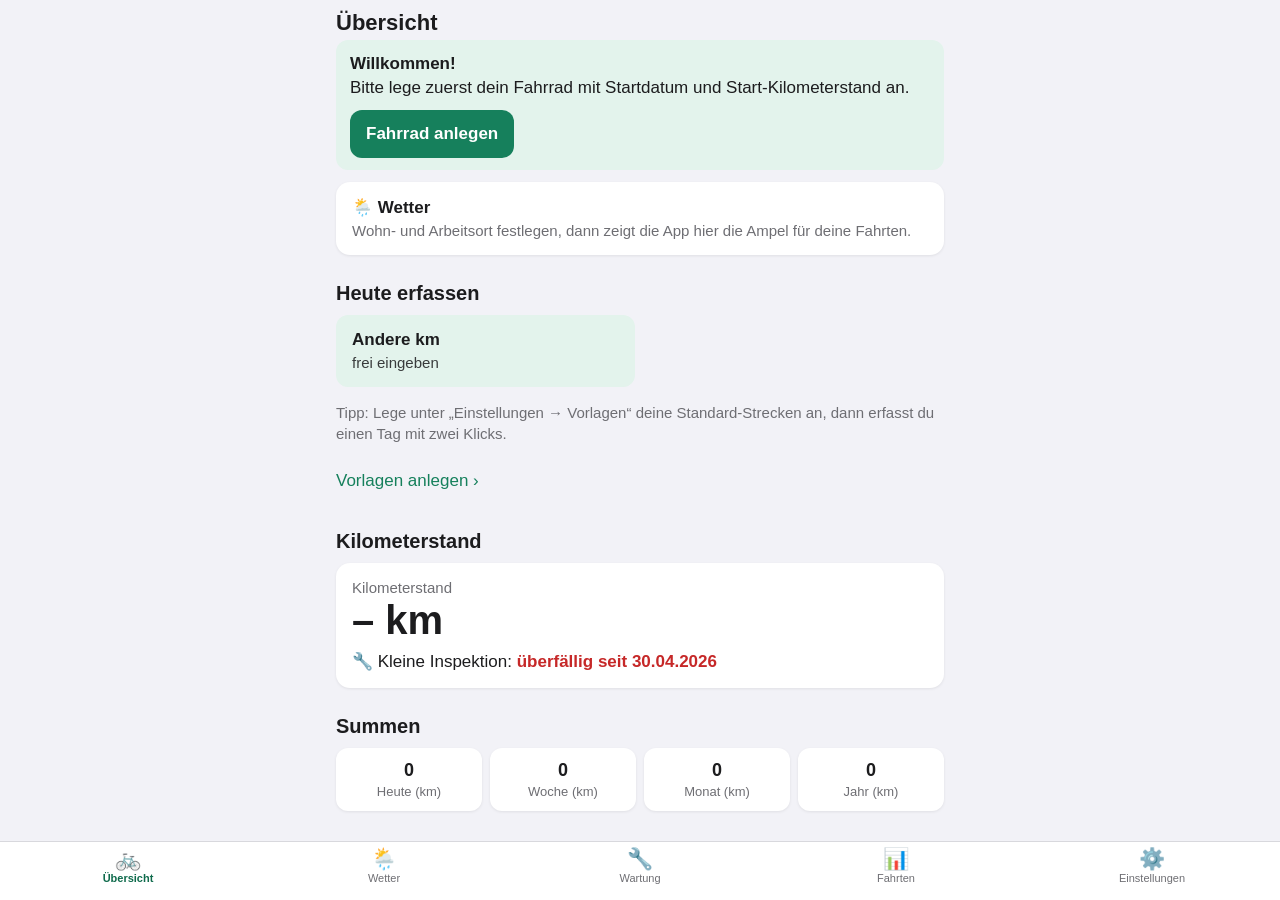
<file: index.html>
<!DOCTYPE html>
<html lang="de">
<head>
<meta charset="utf-8">
<meta name="viewport" content="width=device-width, initial-scale=1, viewport-fit=cover">
<title>Rad-km</title>

<!-- Einstellungen, damit die Seite auf dem iPhone wie eine App vom Home-Bildschirm startet -->
<meta name="apple-mobile-web-app-capable" content="yes">
<meta name="mobile-web-app-capable" content="yes">
<meta name="apple-mobile-web-app-title" content="Rad-km">
<meta name="apple-mobile-web-app-status-bar-style" content="black-translucent">
<meta name="color-scheme" content="light dark">
<meta name="theme-color" content="#f2f2f7" media="(prefers-color-scheme: light)">
<meta name="theme-color" content="#000000" media="(prefers-color-scheme: dark)">
<meta name="format-detection" content="telephone=no">
<link rel="apple-touch-icon" href="[data-uri]">
<link rel="icon" type="image/png" href="[data-uri]">

<link rel="stylesheet" href="css/app.css">
</head>
<body>

<header><h1 id="seitentitel">Übersicht</h1></header>
<main id="inhalt"></main>

<nav>
  <button type="button" data-action="tab" data-tab="uebersicht"><span class="ico">🚲</span>Übersicht</button>
  <button type="button" data-action="tab" data-tab="wetter"><span class="ico">🌦️</span>Wetter</button>
  <button type="button" data-action="tab" data-tab="wartung"><span class="ico">🔧</span>Wartung</button>
  <button type="button" data-action="tab" data-tab="fahrten"><span class="ico">📊</span>Fahrten</button>
  <button type="button" data-action="tab" data-tab="einstellungen"><span class="ico">⚙️</span>Einstellungen</button>
</nav>

<dialog id="fenster"><div class="fensterinhalt" id="fensterinhalt"></div></dialog>
<dialog id="frage"><div class="fensterinhalt" id="frageinhalt"></div></dialog>
<div id="toast" role="status" aria-live="polite"><span id="toast-text"></span><button type="button" id="toast-knopf" data-action="rueckgaengig" hidden>Rückgängig</button></div>
<input type="file" id="importdatei" accept="application/json,.json" hidden>
<input type="file" id="pruefdatei" accept="application/json,.json" hidden>

<script src="js/grundlagen.js"></script>
<script src="js/daten.js"></script>
<script src="js/berechnungen.js"></script>
<script src="js/statistik.js"></script>
<script src="js/wartung.js"></script>
<script src="js/kalender.js"></script>
<script src="js/wetter.js"></script>
<script src="js/fahrtag.js"></script>
<script src="js/abwesenheit.js"></script>
<script src="js/gefuehlt.js"></script>
<script src="js/orte.js"></script>
<script src="js/oberflaeche.js"></script>
<script src="js/uebersicht.js"></script>
<script src="js/wetter-ansicht.js"></script>
<script src="js/wartung-ansicht.js"></script>
<script src="js/einstellungen.js"></script>
<script src="js/sicherung.js"></script>
<script src="js/bedienung.js"></script>
<script src="js/start.js"></script>
</body>
</html>
</file>
<file: css/app.css>
/* Rad-km · Aussehen (Farben als Variablen in :root, Dunkelmodus tauscht nur diese) */
/* =====================================================================
   AUSSEHEN (CSS)
   Farben stehen als Variablen oben. Für den Dunkelmodus werden nur die
   Variablen ausgetauscht – das Betriebssystem entscheidet, welcher gilt.
   ===================================================================== */
:root {
  --bg: #f2f2f7;
  --karte: #ffffff;
  --text: #1c1c1e;
  --text2: #6e6e73;
  --linie: #d8d8dd;
  --akzent: #16805c;
  --akzent-text: #ffffff;
  --akzent-hell: #e3f3ec;
  --rot: #c62828;
  --rot-hell: #fdecea;
  --orange: #b25e00;
  --orange-hell: #fff3e0;
  --feld: #ffffff;
  --schatten: 0 1px 3px rgba(0,0,0,.08);
  /* Diagramm: laufendes Jahr hervorgehoben, Vorjahr zurückgenommen (geprüft auf Farbsehschwächen) */
  --diagramm-jahr: #16805c;
  --diagramm-vorjahr: #8e8e93;
  /* Aktiver Reiter: dunkleres Grün, Kontrast mind. 4,5:1 auf Weiß */
  --reiter-aktiv: #0f6b4c;
  /* Ampel der Fahrten (immer mit Farbwort daneben) und Stufen der amtlichen Warnungen */
  --ampel-gruen: #1e9e6a;
  --ampel-gelb: #e5b000;
  --ampel-rot: #d32f2f;
  --warnstufe-1: #e5c100;
  --warnstufe-2: #f08c00;
  --warnstufe-3: #d32f2f;
  --warnstufe-4: #8e24aa;
  /* Windpfeile je Teilstrecke: Gegenwind, von vorn/der Seite, von hinten (Kontrast mind. 3:1 zur Karte) */
  --wind-gegen: #c62828;
  --wind-seite: #b25e00;
  --wind-ruecken: #16805c;
  /* Rückmeldung je Körperbereich (ab 5g): Fläche, Schrift, Rand je Zustand */
  --rm-leer-bg: #ececf0;
  --rm-leer-text: #48484a;
  --rm-leer-rand: #8a8a8e;
  --rm-passte-bg: #d9f2e6;
  --rm-passte-text: #0b5c3f;
  --rm-passte-rand: #16805c;
  --rm-kalt-bg: #dde9fb;
  --rm-kalt-text: #0b4a8f;
  --rm-kalt-rand: #1f6fd1;
  --rm-warm-bg: #ffe8d1;
  --rm-warm-text: #8a4500;
  --rm-warm-rand: #c66a00;
  /* Reiterleiste (B11): Höhe der Reiter und wie viel der Home-Zone unten frei
     bleibt. Frei bleibt safe-area-inset-bottom minus --home-abzug, mindestens
     8 px: 14px ergibt 20 pt am iPhone 13 mini (34 pt Home-Zone), 8px ergibt 26 pt. */
  --reiter-hoehe: 50px;
  --home-abzug: 14px;
  --home-frei: max(calc(env(safe-area-inset-bottom) - var(--home-abzug)), 8px);
}
@media (prefers-color-scheme: dark) {
  :root {
    --bg: #000000;
    --karte: #1c1c1e;
    --text: #f2f2f7;
    --text2: #a1a1a6;
    --linie: #3a3a3c;
    --akzent: #34c38f;
    --akzent-text: #04261a;
    --akzent-hell: #12352a;
    --rot: #ff6b6b;
    --rot-hell: #3b1414;
    --orange: #ffb547;
    --orange-hell: #3a2a0f;
    --feld: #2c2c2e;
    --schatten: none;
    --diagramm-jahr: #34c38f;
    --diagramm-vorjahr: #6e6e73;
    --reiter-aktiv: #34c38f;
    --ampel-gruen: #34c38f;
    --ampel-gelb: #ffd60a;
    --ampel-rot: #ff5c5c;
    --warnstufe-1: #ffd60a;
    --warnstufe-2: #ff9f0a;
    --warnstufe-3: #ff5c5c;
    --warnstufe-4: #c77dff;
    --wind-gegen: #ff6b6b;
    --wind-seite: #ffb547;
    --wind-ruecken: #34c38f;
    --rm-leer-bg: #2c2c2e;
    --rm-leer-text: #d1d1d6;
    --rm-leer-rand: #8e8e93;
    --rm-passte-bg: #12352a;
    --rm-passte-text: #8be8c0;
    --rm-passte-rand: #34c38f;
    --rm-kalt-bg: #0f2a4d;
    --rm-kalt-text: #a8ceff;
    --rm-kalt-rand: #4a9bff;
    --rm-warm-bg: #3a2a0f;
    --rm-warm-text: #ffc98a;
    --rm-warm-rand: #ff9f0a;
  }
}

* { box-sizing: border-box; }
/* Seitenaufbau (B3): Die Seite hat genau die Höhe des Bildschirms und scrollt
   selbst nie. Überschrift, Inhalt und Reiterleiste stehen untereinander; nur der
   Inhalt (main) scrollt. Die Reiterleiste ist damit nicht fest positioniert
   (kein position: fixed) und kann nicht mit dem sichtbaren Bereich verrutschen,
   z. B. nach dem Schließen der Tastatur (WebKit-Fehler 297779). */
html { -webkit-text-size-adjust: 100%; height: 100%; overscroll-behavior: none; }
body {
  margin: 0;
  height: 100vh; height: 100dvh;
  display: flex; flex-direction: column;
  overflow: hidden; overscroll-behavior: none;
  position: relative;
  background: var(--bg);
  color: var(--text);
  font: 17px/1.4 -apple-system, BlinkMacSystemFont, "Segoe UI", Roboto, sans-serif;
  -webkit-tap-highlight-color: transparent;
}

header {
  flex: none;
  background: var(--bg);
  padding: calc(env(safe-area-inset-top) + 10px) max(16px, calc((100% - 608px) / 2)) 4px;
}
/* Seitentitel (B11): 22 px mit Zeilenhöhe 1,2, auch auf den Unterseiten */
header h1 { margin: 0; font-size: 22px; line-height: 1.2; }

/* Der einzige Scrollbereich; der Inhalt bleibt höchstens 640 px breit und mittig */
main {
  flex: 1 1 auto; min-height: 0;
  overflow-x: hidden; overflow-y: auto; -webkit-overflow-scrolling: touch; overscroll-behavior: contain;
  padding: 0 max(16px, calc((100% - 608px) / 2)) 24px;
}

h2 { font-size: 20px; margin: 24px 0 8px; }
h3 { font-size: 17px; margin: 0 0 4px; }

.karte {
  background: var(--karte);
  border-radius: 14px;
  padding: 14px 16px;
  margin-bottom: 12px;
  box-shadow: var(--schatten);
}
.klein { font-size: 15px; color: var(--text2); }
.zentriert { text-align: center; }

/* Große Kilometerstand-Anzeige */
.stand-zahl { font-size: 40px; font-weight: 700; line-height: 1.1; font-variant-numeric: tabular-nums; }

/* Hinweise / Warnungen */
.hinweis { border-radius: 12px; padding: 12px 14px; margin-bottom: 12px; }
.hinweis.warn { background: var(--orange-hell); color: var(--orange); }
.hinweis.fehler { background: var(--rot-hell); color: var(--rot); }
.hinweis.info { background: var(--akzent-hell); color: var(--text); }
.hinweis button { margin-top: 10px; }
.hinweis button:not(.primaer) { background: var(--karte); }

.status-rot { color: var(--rot); font-weight: 600; }
.status-orange { color: var(--orange); font-weight: 600; }
.status-gruen { color: var(--akzent); font-weight: 600; }

/* Schaltflächen */
button, .knopf {
  font: inherit;
  min-height: 48px;
  padding: 10px 16px;
  border-radius: 12px;
  border: none;
  background: var(--akzent-hell);
  color: var(--text);
  font-weight: 600;
  cursor: pointer;
  touch-action: manipulation;
}
button.primaer { background: var(--akzent); color: var(--akzent-text); }
button.gefahr { background: var(--rot-hell); color: var(--rot); }
button.leise { background: transparent; color: var(--akzent); }
button.voll { width: 100%; }
button:active { opacity: .7; }
button:disabled { opacity: .4; }
.knopfreihe { display: flex; gap: 8px; flex-wrap: wrap; margin-top: 12px; }
.knopfreihe > button, .knopfreihe > .knopf { flex: 1 1 auto; }
/* Link, der wie eine Schaltfläche aussieht ("In Karten zeigen") */
a.knopf { display: flex; align-items: center; justify-content: center; box-sizing: border-box; text-decoration: none; text-align: center; }
a.knopf.voll { width: 100%; }
a.knopf:active { opacity: .7; }
a.knopf[aria-disabled="true"] { opacity: .4; pointer-events: none; }

/* Vorlagen-Schnellerfassung */
.schnell { display: grid; grid-template-columns: 1fr 1fr; gap: 10px; }
.schnell button { min-height: 72px; text-align: left; display: flex; flex-direction: column; justify-content: center; }
.schnell .km { font-weight: 400; font-size: 15px; opacity: .85; }

/* Summen-Kacheln */
.summen { display: grid; grid-template-columns: repeat(4, 1fr); gap: 8px; }
.summe { background: var(--karte); border-radius: 12px; padding: 10px 6px; text-align: center; box-shadow: var(--schatten); }
.summe .wert { font-weight: 700; font-size: 18px; font-variant-numeric: tabular-nums; }
.summe .titel { font-size: 13px; color: var(--text2); }

/* Listen */
.liste { background: var(--karte); border-radius: 14px; overflow: hidden; box-shadow: var(--schatten); }
.zeile { display: flex; align-items: center; gap: 8px; border-bottom: 1px solid var(--linie); }
.zeile:last-child { border-bottom: none; }
.zeile .inhalt {
  flex: 1; min-width: 0;
  background: none; border-radius: 0; text-align: left; font-weight: 400;
  padding: 10px 0 10px 16px; display: flex; gap: 10px; align-items: center;
}
.zeile .inhalt .text { flex: 1; min-width: 0; }
.zeile .inhalt .text > div { overflow: hidden; text-overflow: ellipsis; white-space: nowrap; }
.zeile .inhalt .text > div.umbrechen { white-space: normal; }
.zeile .zahl { font-weight: 700; font-variant-numeric: tabular-nums; white-space: nowrap; }
.zeile .symbol { background: none; min-width: 48px; padding: 0; color: var(--text2); font-size: 20px; }
.zeile .pfeile { display: flex; }
.leer { padding: 16px; color: var(--text2); text-align: center; }

.zeile.gruppe .inhalt .titel { font-weight: 600; }
/* Aufklapp-Pfeil: › zu, ⌄ (gedreht) offen; in der Textfarbe für guten Kontrast */
.chevron {
  width: 22px; height: 22px; flex: none;
  fill: none; stroke: currentColor; stroke-width: 2.75; stroke-linecap: round; stroke-linejoin: round;
  color: var(--text); transition: transform .15s ease;
}
[aria-expanded="true"] > .chevron { transform: rotate(90deg); }

/* Fortschritt zum Jahresziel; der Strich markiert das zeitanteilige Soll */
.balken { position: relative; height: 12px; border-radius: 99px; background: var(--linie); margin: 8px 0; overflow: hidden; }
.balken-ist { height: 100%; border-radius: 99px; background: var(--akzent); }
.balken-soll { position: absolute; top: 0; bottom: 0; width: 3px; margin-left: -1px; background: var(--text); }

/* Einträge mit 0 km ("keine Fahrt") dezent */
.zeile.keine-fahrt .inhalt { color: var(--text2); }
.zeile.keine-fahrt .zahl { font-weight: 400; }

/* Fahrtage ohne Eintrag (Startseite) */
.luecke { display: flex; align-items: center; gap: 8px; margin-top: 8px; }
.luecke span { flex: 1; font-weight: 600; }
.hinweis .luecke button { margin-top: 0; min-height: 44px; padding: 8px 12px; }

/* Auswahl der Fahrtage (Einstellungen) */
.fahrtage { display: grid; grid-template-columns: repeat(7, 1fr); gap: 4px; }
label.fahrtag { margin: 0; display: flex; flex-direction: column; align-items: center; gap: 6px; color: var(--text); font-size: 15px; }
.fahrtag input { width: 26px; height: 26px; min-height: 26px; margin: 0; -webkit-appearance: checkbox; appearance: auto; }

/* Statistik: Diagramm, Legende, Tabellen */
.legende { display: flex; gap: 16px; font-size: 15px; color: var(--text2); margin-bottom: 6px; }
.legende span { display: inline-flex; align-items: center; gap: 6px; }
.farbe { display: inline-block; width: 12px; height: 12px; border-radius: 3px; }
.farbe.jahr, .diagramm .jahr { background: var(--diagramm-jahr); fill: var(--diagramm-jahr); }
.farbe.vorjahr, .diagramm .vorjahr { background: var(--diagramm-vorjahr); fill: var(--diagramm-vorjahr); }
.diagramm { display: block; width: 100%; height: auto; }
.diagramm .gitter { stroke: var(--linie); stroke-width: 1; }
.diagramm text { fill: var(--text2); font-size: 11px; font-variant-numeric: tabular-nums; }
.diagramm .gewaehlt { fill: var(--akzent-hell); }
.diagramm .treffer { fill: transparent; cursor: pointer; }
.monatswert { min-height: 44px; margin-top: 6px; }
.tabelle { width: 100%; border-collapse: collapse; font-size: 15px; font-variant-numeric: tabular-nums; }
.tabelle th { font-weight: 600; color: var(--text2); font-size: 13px; text-align: right; padding: 4px 3px; vertical-align: bottom; }
.tabelle td { text-align: right; padding: 7px 3px; border-top: 1px solid var(--linie); }
.tabelle th:first-child, .tabelle td:first-child { text-align: left; }
.tabelle tr.summe-zeile td { font-weight: 700; }
.aufklappen { background: none; border-radius: 0; width: 100%; padding: 10px 0 0; display: flex; gap: 8px; align-items: center; font-weight: 600; }

/* Wetter: Ampel, Kachel, Zeitleiste der Abfahrt, Warnungen */
.ampel { display: inline-block; width: 14px; height: 14px; border-radius: 50%; vertical-align: -2px; margin-right: 5px; flex: none; }
.ampel.gruen, .slot.gruen { background: var(--ampel-gruen); }
.ampel.gelb, .slot.gelb { background: var(--ampel-gelb); }
.ampel.rot, .slot.rot { background: var(--ampel-rot); }
.ampelzeile { margin: 4px 0 2px; }
/* Sonnenauf- bzw. -untergang einer Fahrt mit Hinweis auf Dunkelheit */
.sonne { margin-top: 6px; }
/* Wind je Teilstrecke unter der Zeile 🧭 (nicht eingerückt): Name und dahinter
   ein farbiger Pfeil; die Pfeile stehen untereinander hinter dem längsten Namen */
.wind-teile { display: grid; grid-template-columns: auto auto; justify-content: start; align-items: center; column-gap: 10px; row-gap: 2px; margin-top: 2px; }
.wind-name { min-width: 0; overflow-wrap: anywhere; }
.wind-pfeil { display: block; width: 24px; height: 24px; fill: none; stroke: currentColor; stroke-width: 2.6; stroke-linecap: round; stroke-linejoin: round; }
.wind-pfeil.gegen { color: var(--wind-gegen); }
.wind-pfeil.seite { color: var(--wind-seite); }
.wind-pfeil.ruecken { color: var(--wind-ruecken); }
.wind-pfeil.schwach { opacity: .5; }
/* Nicht aktuelle oder vergangene Daten zurückgenommen */
.veraltet .ampel, .veraltet .slot { opacity: .45; }
.veraltet > :not(h3) { color: var(--text2); }
.wetter-kachel { display: block; width: 100%; text-align: left; font-weight: 400; color: var(--text); }
.wetter-kachel:not(.primaer) { background: var(--karte); }
/* Kachel: nächster Fahrtag in einer Zeile („Mo 23.11. (vorläufig) · Hin ● grün · Rück ● gelb“) */
.kachel-zeile { margin-bottom: 2px; }
.kachel-ampel { font-weight: 600; white-space: nowrap; }
/* Vorbeigegangene Fahrt: eingeklappt als „vorbei ›“; aufgeklappt mit Kopf zum Zuklappen */
.fahrt-vorbei { display: block; width: 100%; text-align: left; font-weight: 400; color: var(--text); background: var(--karte); }
.fahrt-vorbei .klein { color: var(--text2); }
h3 .fahrt-kopf { padding: 0; min-height: 44px; font: inherit; color: var(--text); text-align: left; }
/* Verschobene Abfahrt („Abfahrt heute 18:30 statt 16:00 · zurücksetzen“) */
.verschoben { margin: 2px 0 6px; font-weight: 500; }
button.link { background: transparent; color: var(--akzent); padding: 0 2px; min-height: 0; font-weight: 500; text-decoration: underline; }
.zeitleiste { display: flex; gap: 2px; margin-top: 10px; }
.zeitleiste .slot { flex: 1; height: 16px; border-radius: 3px; }
.slot.leer { background: var(--linie); }
.slot.beste { box-shadow: inset 0 0 0 2px var(--text); }
.zeitachse { display: flex; justify-content: space-between; font-size: 12px; color: var(--text2); font-variant-numeric: tabular-nums; margin-bottom: 4px; }
.warnung { border-left: 4px solid var(--warnstufe-1); padding: 4px 0 4px 10px; margin: 10px 0; }
.warnung.stufe-2 { border-color: var(--warnstufe-2); }
.warnung.stufe-3 { border-color: var(--warnstufe-3); }
.warnung.stufe-4 { border-color: var(--warnstufe-4); }
/* Rückmeldung zur Kleidung je Körperbereich (B18, ab 5g): „✓ Alles passte“, darunter
   sechs Felder in drei Spalten (3×2 auf 375 pt). Der Zustand steht als Symbol und Text
   im Feld, die Farbe kommt dazu; „keine Angabe“ mit gestricheltem Rand. */
.rueckmeldung { margin: 6px 0 8px; }
.rueckmeldung .rm-alle { width: 100%; min-height: 44px; padding: 8px 12px; }
.rueckmeldung .rm-alle[aria-pressed="true"] { background: var(--rm-passte-bg); color: var(--rm-passte-text); box-shadow: inset 0 0 0 2px var(--rm-passte-rand); }
.rm-felder { display: grid; grid-template-columns: repeat(3, 1fr); gap: 6px; margin: 6px 0 4px; }
.rm-feld { min-height: 60px; padding: 4px 2px; display: flex; flex-direction: column; align-items: center; justify-content: center; gap: 1px;
  font-size: 15px; line-height: 1.2; border: 2px solid transparent; }
.rm-feld .rm-name { font-weight: 600; overflow-wrap: anywhere; }
.rm-feld .rm-symbol { font-size: 15px; min-height: 18px; }
.rm-feld .rm-zustand { font-size: 13px; font-weight: 500; }
.rm-feld[data-zustand="leer"] { background: var(--rm-leer-bg); color: var(--rm-leer-text); border: 1px dashed var(--rm-leer-rand); }
.rm-feld[data-zustand="passte"] { background: var(--rm-passte-bg); color: var(--rm-passte-text); border-color: var(--rm-passte-rand); }
.rm-feld[data-zustand="zu-kalt"] { background: var(--rm-kalt-bg); color: var(--rm-kalt-text); border-color: var(--rm-kalt-rand); }
.rm-feld[data-zustand="zu-warm"] { background: var(--rm-warm-bg); color: var(--rm-warm-text); border-color: var(--rm-warm-rand); }
.rm-gesamt { margin: 4px 0 6px; font-weight: 500; }
/* Abwesenheit (ab 5g): Hinweis unter der Überschrift des nächsten Fahrtags */
.abwesend { margin: -4px 0 6px; color: var(--text2); font-size: 15px; }
.rueckmeldung label { margin-top: 4px; }
/* Nur für VoiceOver (Ansage nach einem Tipp) */
.unsichtbar { position: absolute; width: 1px; height: 1px; overflow: hidden; clip: rect(0 0 0 0); white-space: nowrap; }
.kommentare { margin: 4px 0 8px; padding-left: 18px; }
.kommentare li { margin: 2px 0; overflow-wrap: anywhere; }
.eintrag-wetter { border-top: 1px solid var(--linie); padding: 8px 0; }
/* Kleidung je Körperbereich im Reiter Wetter */
.bereiche { display: grid; grid-template-columns: auto 1fr; gap: 2px 10px; margin: 2px 0 6px; }
.bereiche dt { color: var(--text2); font-size: 15px; }
.bereiche dd { margin: 0; }
/* Umschalter (z. B. „Stufe wählen nach“) */
.umschalter { display: flex; margin-top: 10px; border: 1px solid var(--linie); border-radius: 12px; overflow: hidden; }
.umschalter button { flex: 1 1 0; min-height: 44px; border-radius: 0; background: transparent; color: var(--text); font-weight: 500; font-size: 15px; padding: 8px 6px; }
.umschalter button + button { border-left: 1px solid var(--linie); }
.umschalter button.aktiv { background: var(--akzent); color: var(--akzent-text); font-weight: 600; }
/* Umschalter oben im Reiter Wetter: „Heute / Sa 21.11.“ | „Nächster / Mo 23.11.“ | „📍 Ort“, je zweizeilig (375 pt Breite) */
.wetter-auswahl { margin: 8px 0 4px; background: var(--karte); }
.wetter-auswahl button { display: flex; flex-direction: column; align-items: center; justify-content: center; padding: 6px 4px; line-height: 1.2; min-width: 0; }
.wetter-auswahl .auswahl-titel { max-width: 100%; overflow: hidden; text-overflow: ellipsis; white-space: nowrap; }
.wetter-auswahl .auswahl-datum { font-size: 13px; font-weight: 400; }
/* Umschalter oben in den Reitern Wartung und Fahrten */
.reiter-umschalter { margin: 8px 0 4px; background: var(--karte); }
/* Wege zu anderen Stellen („Alle Einträge ›“, „‹ Einstellungen“) */
button.weg { display: block; padding: 8px 0; min-height: 44px; text-align: left; font-weight: 500; }
button.zurueck { padding: 8px 0; min-height: 44px; margin-top: 4px; font-weight: 500; }
/* Kilometerstand auf der Übersicht: ganze Karte führt zur Wartung */
.stand-kachel { display: block; width: 100%; text-align: left; font-weight: 400; color: var(--text); }
.stand-kachel:not(.primaer) { background: var(--karte); }
/* Datensicherung auf der Übersicht: eine Zeile */
.sicherungszeile { display: flex; align-items: center; justify-content: space-between; gap: 8px; }
.sicherungszeile button { flex: 0 0 auto; }
input.kurzfeld { max-width: 140px; }
.verteilung-zeile { display: flex; align-items: center; gap: 8px; margin: 6px 0; flex-wrap: wrap; }
.verteilung-titel { width: 52px; font-size: 15px; }
.verteilung { flex: 1 1 120px; display: flex; gap: 2px; height: 12px; border-radius: 6px; overflow: hidden; }
.verteilung .gruen { background: var(--ampel-gruen); }
.verteilung .gelb { background: var(--ampel-gelb); }
.verteilung .rot { background: var(--ampel-rot); }
.suchzeile { display: flex; gap: 8px; }
.suchzeile input { flex: 1; min-width: 0; }
.suchzeile button { flex: none; }

/* Detailansicht (nur lesen) */
.details { margin: 0; }
.details dt { font-size: 15px; color: var(--text2); margin-top: 12px; }
.details dd { margin: 2px 0 0; overflow-wrap: anywhere; }
.umbrueche { white-space: pre-wrap; }

/* Werkstatt: Positionen und Vorschläge eines Auftrags, Mängel mit Knöpfen */
.positionen { margin-top: 10px; padding-top: 8px; border-top: 1px solid var(--linie); }
.position { margin: 6px 0; overflow-wrap: anywhere; }
.position-zeile { border-bottom: 1px solid var(--linie); padding: 4px 0 10px; }
.position-zeile .knopfreihe { margin-top: 4px; }
.position-zeile .knopfreihe button, .zeile.mit-knoepfen .knopfreihe button { min-height: 40px; padding: 6px 10px; font-size: 15px; }
.vorschlag { margin-top: 10px; padding: 10px 12px; border-radius: 10px; background: var(--akzent-hell); overflow-wrap: anywhere; }
.vorschlag button { display: block; margin-top: 8px; min-height: 40px; padding: 6px 12px; background: var(--karte); }
.zeile.mit-knoepfen { flex-direction: column; align-items: stretch; gap: 0; }
.zeile.mit-knoepfen .knopfreihe { margin: 0 12px 10px; }
/* Mängel und Positionen zum Abhaken im Formular „Erledigt eintragen“ */
.haken { display: flex; gap: 10px; align-items: flex-start; margin: 8px 0; color: var(--text); font-size: 17px; }
.haken-zeile { display: flex; gap: 4px; align-items: flex-start; }
.haken-zeile .haken { flex: 1; min-width: 0; }
.haken-zeile .entfernen { flex: none; min-height: 40px; min-width: 40px; padding: 0; font-size: 22px; line-height: 1; }
.suchzeile select { flex: 1; min-width: 0; }
.haken input { width: 24px; min-height: 24px; height: 24px; margin: 0; flex: none; -webkit-appearance: checkbox; appearance: auto; }

.abzeichen {
  display: inline-block; font-size: 12px; font-weight: 700;
  padding: 2px 8px; border-radius: 99px;
  background: var(--orange-hell); color: var(--orange);
  vertical-align: middle; margin-left: 4px;
}

/* Formulare */
label { display: block; font-size: 15px; color: var(--text2); margin: 14px 0 4px; }
input, select, textarea {
  font: inherit; font-size: 17px; /* ≥16px verhindert das automatische Zoomen auf dem iPhone */
  width: 100%;
  min-height: 48px;
  padding: 10px 12px;
  border: 1px solid var(--linie);
  border-radius: 10px;
  background: var(--feld);
  color: var(--text);
  -webkit-appearance: none; appearance: none;
}
input[type="date"], input[type="time"] { display: block; }
input:disabled { opacity: .45; }
input::-webkit-date-and-time-value { text-align: left; }
select {
  background-image: linear-gradient(45deg, transparent 50%, var(--text2) 50%), linear-gradient(135deg, var(--text2) 50%, transparent 50%);
  background-position: calc(100% - 20px) 50%, calc(100% - 14px) 50%;
  background-size: 6px 6px; background-repeat: no-repeat;
  padding-right: 36px;
}
textarea { min-height: 80px; resize: vertical; }
.feldhinweis { font-size: 14px; color: var(--text2); margin-top: 4px; }
.feldhinweis.warn { color: var(--orange); }

/* Fenster (Dialoge) */
dialog {
  border: none; padding: 0;
  width: calc(100% - 16px); max-width: 560px;
  max-height: calc(100% - env(safe-area-inset-top) - 24px);
  margin: calc(env(safe-area-inset-top) + 12px) auto auto;
  border-radius: 16px;
  background: var(--karte); color: var(--text);
  overflow: auto;
}
dialog::backdrop { background: rgba(0,0,0,.45); }
/* Fenster von unten („Heute später los“): unten angedockt, über der Home-Zone */
dialog.unten {
  margin: auto auto 0; width: 100%; max-width: 560px; border-radius: 16px 16px 0 0;
  max-height: calc(100% - env(safe-area-inset-top) - 24px);
}
dialog.unten .fensterinhalt { padding-bottom: calc(16px + env(safe-area-inset-bottom)); }
.schnellwahl { display: flex; gap: 6px; margin-top: 10px; }
.schnellwahl button { flex: 1 1 0; min-height: 44px; padding: 6px 2px; }
.schnellwahl button.aktiv { background: var(--akzent); color: var(--akzent-text); font-weight: 600; }
.sp-vorschau { margin-top: 10px; min-height: 44px; }
dialog .fensterinhalt { padding: 18px 16px 16px; }
dialog h2 { margin-top: 0; }

/* Untere Navigationsleiste: letztes Element der Spalte, nicht fest positioniert */
nav {
  flex: none; position: relative; z-index: 10;
  display: flex;
  background: var(--karte);
  border-top: 1px solid var(--linie);
  padding-bottom: var(--home-frei);
}
/* Reiter: aktiv grün und fett, sonst grau; in keinem Zustand eine Hintergrundfläche */
nav button, nav button:active, nav button:focus {
  flex: 1; background: transparent; border-radius: 0;
  min-height: var(--reiter-hoehe); padding: 4px 2px;
  display: flex; flex-direction: column; align-items: center; justify-content: center; gap: 2px;
  font-size: 11px; font-weight: 500; color: var(--text2);
}
nav button:focus:not(:focus-visible) { outline: none; }
nav button .ico { font-size: 21px; line-height: 1; }
nav button.aktiv { color: var(--reiter-aktiv); font-weight: 700; }

/* Kurze Bestätigung unten ("Gespeichert"), nach dem Löschen mit "Rückgängig" */
#toast {
  position: absolute; left: 50%; transform: translateX(-50%);
  /* 16 px über der Reiterleiste (Reiter, Home-Zone und Rand oben) */
  bottom: calc(var(--reiter-hoehe) + var(--home-frei) + 1px + 16px);
  width: max-content; max-width: calc(100% - 32px);
  display: flex; align-items: center; gap: 12px;
  background: var(--text); color: var(--bg);
  padding: 10px 18px; border-radius: 24px; font-weight: 600;
  opacity: 0; transition: opacity .2s; pointer-events: none; z-index: 20;
}
#toast.sichtbar { opacity: .95; }
#toast.sichtbar.mit-knopf { opacity: 1; pointer-events: auto; padding-right: 8px; }
#toast button { min-height: 40px; padding: 6px 14px; flex: none; background: var(--bg); color: var(--text); }
</file>
